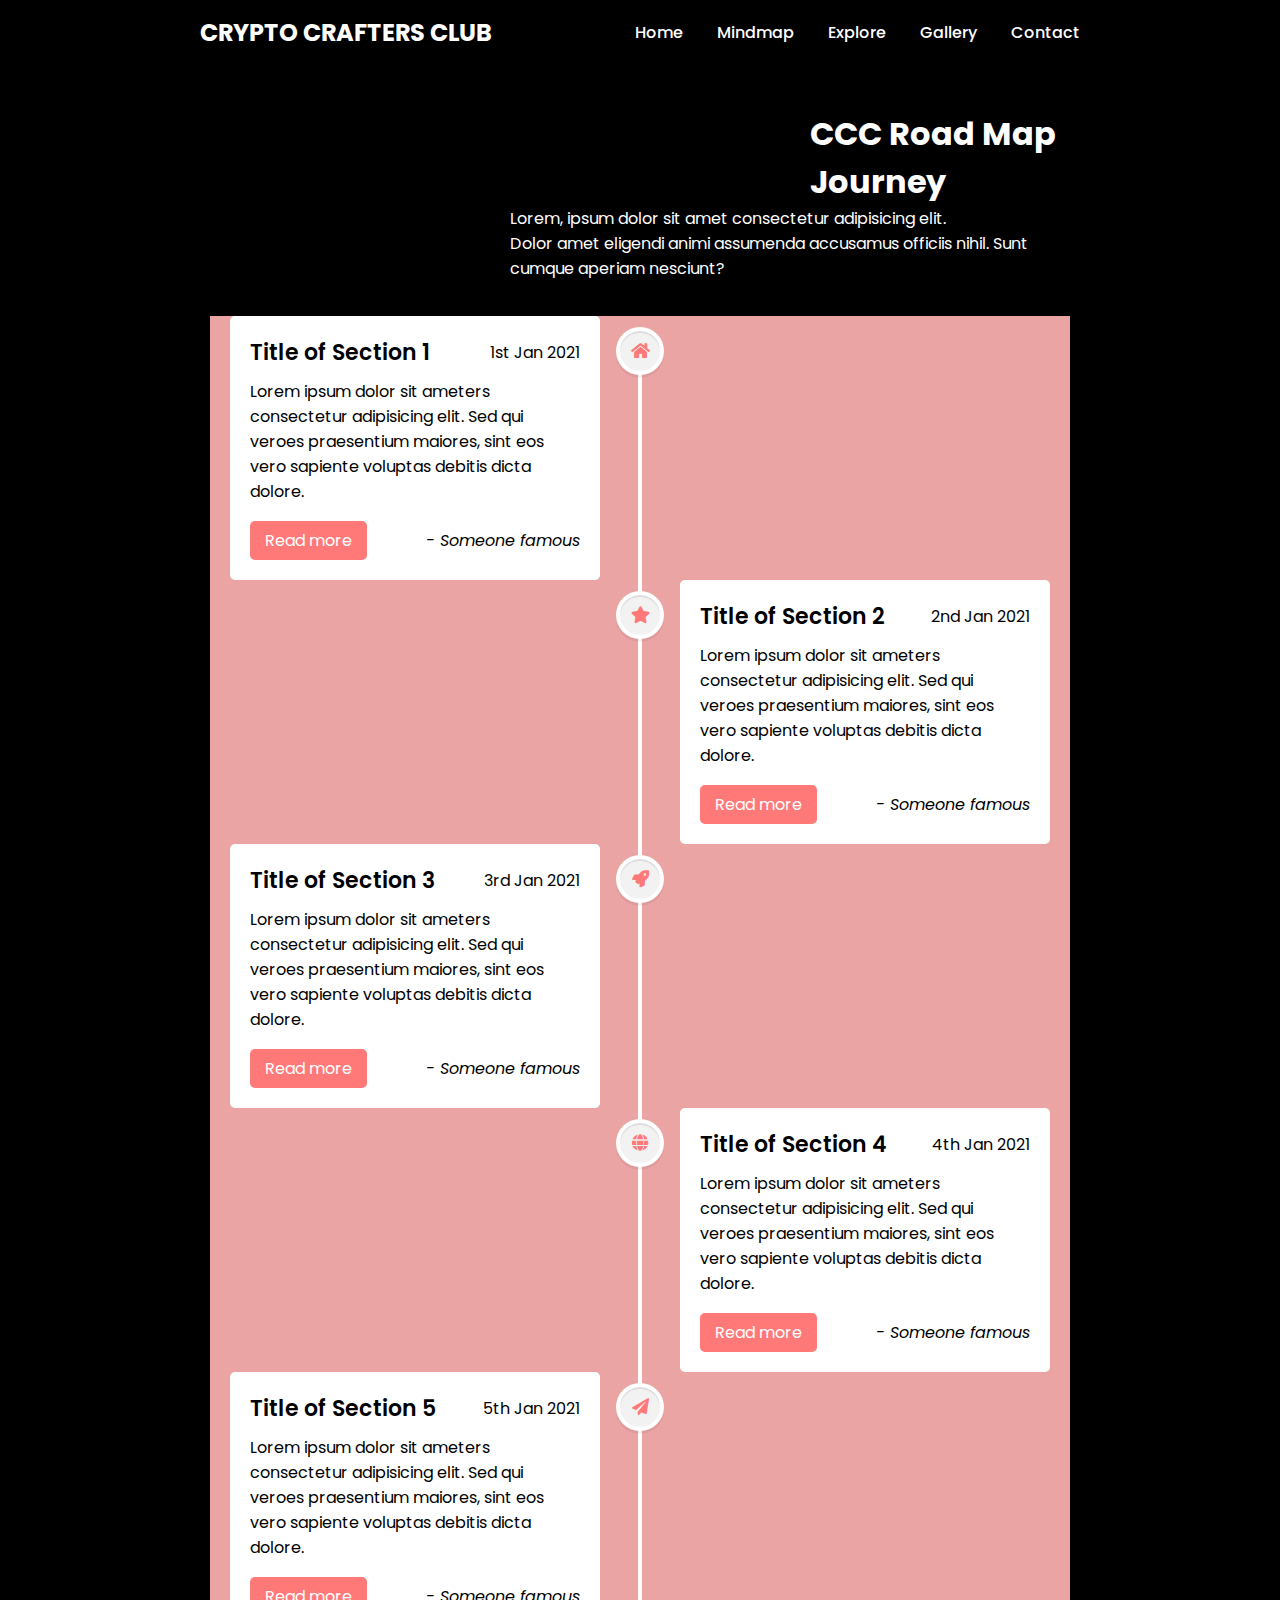
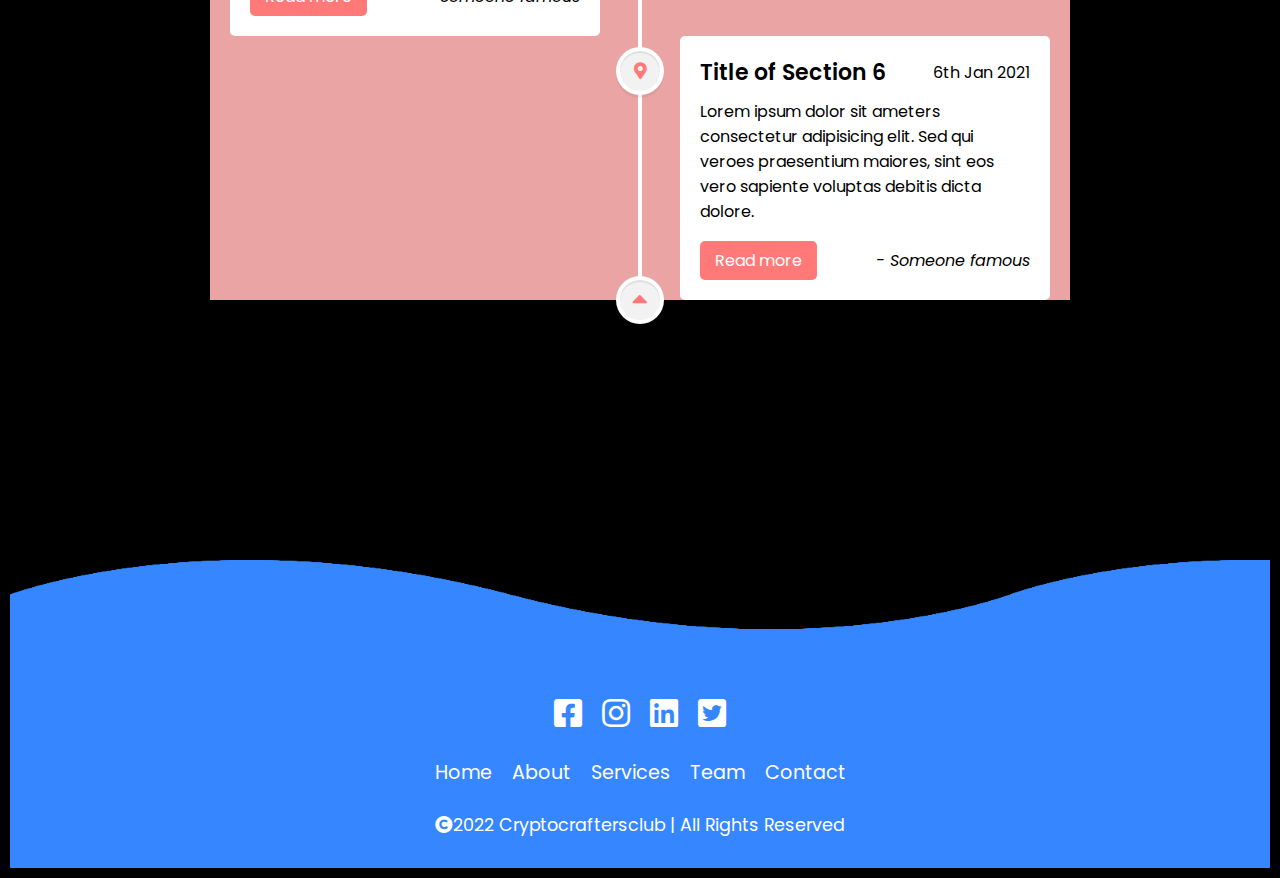
<file: mindmap.html>
<!DOCTYPE html>
<html lang="en" dir="ltr">
  <head>
    <link rel="stylesheet" href="style.css">
    <link rel="stylesheet" type="text/css" href="css/lightslider.css">
    <script type="text/javascript" src="js/jquery.js"></script>
    <script type="text/javascript" src="js/lightslider.js"></script>
    <script type="text/javascript" src="js/script.js"></script>
    <link rel="text/html" href="mindmap.html">
    <meta charset="utf-8">
    <meta name="viewport" content="width=device-width, initial-scale=1.0">
    <title> CCC</title>
   
    <link rel="stylesheet" href="https://cdnjs.cloudflare.com/ajax/libs/font-awesome/5.14.0/css/all.min.css">
  </head>
  <body class="colorchanger">

    <header>
      <a href="#" class="brand">CRYPTO CRAFTERS CLUB</a>
      <div class="menu-btn"></div>
      <div class="navigation">
        <div class="navigation-items">
          <a href="index.html">Home</a>
          <a href="mindmap.html">Mindmap</a>
          <a href="#">Explore</a>
          <a href="gallery.html">Gallery</a>
          <a href="#footter">Contact</a>
        </div>
      </div>
    </header>
          <section>
          <div class="nav-11">
              <h1>CCC Road Map Journey</h1>
              <p>Lorem, ipsum dolor sit amet consectetur adipisicing elit. 
               <br>Dolor amet eligendi animi assumenda accusamus officiis nihil. Sunt cumque aperiam nesciunt?
              </p>
            </div>
          <div class="wrapper">
            <div class="center-line">
              <a href="#" class="scroll-icon"><i class="fas fa-caret-up"></i></a>
            </div>
            <div class="row row-1">
              <section>
                <i class="icon fas fa-home"></i>
                <div class="details">
                  <span class="title">Title of Section 1</span>
                  <span>1st Jan 2021</span>
                </div>
                <p>Lorem ipsum dolor sit ameters consectetur adipisicing elit. Sed qui veroes praesentium maiores, sint eos vero sapiente voluptas debitis dicta dolore.</p>
                <div class="bottom">
                  <a href="#">Read more</a>
                  <i>- Someone famous</i>
                </div>
              </section>
            </div>
            <div class="row row-2">
              <section>
                <i class="icon fas fa-star"></i>
                <div class="details">
                  <span class="title">Title of Section 2</span>
                  <span>2nd Jan 2021</span>
                </div>
                <p>Lorem ipsum dolor sit ameters consectetur adipisicing elit. Sed qui veroes praesentium maiores, sint eos vero sapiente voluptas debitis dicta dolore.</p>
                <div class="bottom">
                  <a href="#">Read more</a>
                  <i>- Someone famous</i>
                </div>
              </section>
            </div>
            <div class="row row-1">
              <section>
                <i class="icon fas fa-rocket"></i>
                <div class="details">
                  <span class="title">Title of Section 3</span>
                  <span>3rd Jan 2021</span>
                </div>
                <p>Lorem ipsum dolor sit ameters consectetur adipisicing elit. Sed qui veroes praesentium maiores, sint eos vero sapiente voluptas debitis dicta dolore.</p>
                <div class="bottom">
                  <a href="#">Read more</a>
                  <i>- Someone famous</i>
                </div>
              </section>
            </div>
            <div class="row row-2">
              <section>
                <i class="icon fas fa-globe"></i>
                <div class="details">
                  <span class="title">Title of Section 4</span>
                  <span>4th Jan 2021</span>
                </div>
                <p>Lorem ipsum dolor sit ameters consectetur adipisicing elit. Sed qui veroes praesentium maiores, sint eos vero sapiente voluptas debitis dicta dolore.</p>
                <div class="bottom">
                  <a href="#">Read more</a>
                  <i>- Someone famous</i>
                </div>
              </section>
            </div>
            <div class="row row-1">
              <section>
                <i class="icon fas fa-paper-plane"></i>
                <div class="details">
                  <span class="title">Title of Section 5</span>
                  <span>5th Jan 2021</span>
                </div>
                <p>Lorem ipsum dolor sit ameters consectetur adipisicing elit. Sed qui veroes praesentium maiores, sint eos vero sapiente voluptas debitis dicta dolore.</p>
                <div class="bottom">
                  <a href="#">Read more</a>
                  <i>- Someone famous</i>
                </div>
              </section>
            </div>
            <div class="row row-2">
              <section>
                <i class="icon fas fa-map-marker-alt"></i>
                <div class="details">
                  <span class="title">Title of Section 6</span>
                  <span>6th Jan 2021</span>
                </div>
                <p>Lorem ipsum dolor sit ameters consectetur adipisicing elit. Sed qui veroes praesentium maiores, sint eos vero sapiente voluptas debitis dicta dolore.</p>
                <div class="bottom">
                  <a href="#">Read more</a>
                  <i>- Someone famous</i>
                </div>
              </section>
            </div>
          </div>

          </section>
          

  

<a name="footter"></a>
  <footer class="foter">
    <div class="wave" id="wave1"></div>
    <div class="wave" id="wave2"></div>
    <div class="wave" id="wave3"></div>
    <div class="wave" id="wave4"></div>
    <ul class="social-icons">
        <li><a href="#"><i class="fab fa-facebook-square"></i></a></li>
        <li><a href="#"><i class="fab fa-instagram"></i></a></li>
        <li><a href="#"><i class="fab fa-linkedin"></i></a></li>
        <li><a href="#"><i class="fab fa-twitter-square"></i></a></li>
    </ul>
    <ul class="menu">
        <li><a href="#">Home</a></li>
        <li><a href="#">About</a></li>
        <li><a href="#">Services</a></li>
        <li><a href="#">Team</a></li>
        <li><a href="#">Contact</a></li>
    </ul>
    <div class="copyright">
        <p><i class="fa fa-copyright fa-1"></i>2022 Cryptocraftersclub  |  All Rights Reserved</i></p>
    </div>
    
  </footer>

    <script type="text/javascript">
    //Javacript for responsive navigation menu
    const menuBtn = document.querySelector(".menu-btn");
    const navigation = document.querySelector(".navigation");

    menuBtn.addEventListener("click", () => {
      menuBtn.classList.toggle("active");
      navigation.classList.toggle("active");
    });

   
    </script>

  </body>
</html>
</file>
<file: style.css>
@import url('https://fonts.googleapis.com/css2?family=Poppins:wght@200;300;400;500;600;700;800;900&display=swap');

*{
  margin: 0;
  padding: 0;
  box-sizing: border-box;
  font-family: "Poppins", sans-serif;
}

header{
  z-index: 999;
  position: absolute;
  top: 0;
  left: 0;
  width: 100%;
  display: flex;
  justify-content: space-between;
  align-items: center;
  padding: 15px 200px;
  transition: 0.5s ease;
}

header .brand{
  color: #fff;
  font-size: 1.5em;
  font-weight: 700;
  text-transform: uppercase;
  text-decoration: none;
}

header .navigation{
  position: relative;
}

header .navigation .navigation-items a{
  position: relative;
  color: #fff;
  font-size: 1em;
  font-weight: 500;
  text-decoration: none;
  margin-left: 30px;
  transition: 0.3s ease;
  z-index: 0;
}

header .navigation .navigation-items a:before{
  content: '';
  position: absolute;
  background: #fff;
  width: 0;
  height: 3px;
  bottom: 0;
  left: 0;
  transition: 0.3s ease;
}

header .navigation .navigation-items a:hover:before{
  width: 100%;
}

section{
  padding: 100px 200px;
}/*
.slider{
  padding: 100px 90px;
}*/

.home{
  position: relative;
  width: 100%;
  min-height: 100vh;
  display: flex;
  justify-content: center;
  flex-direction: column;
  background: #2696E9;
}

.home:before{
  z-index: 777;
  content: '';
  position: absolute;
  background: rgba(3, 96, 251, 0.3);
  width: 100%;
  height: 100%;
  top: 0;
  left: 0;
}

.home .content{
  z-index: 888;
  color: #fff;
  width: 70%;
  margin-top: 50px;
  display: none;
}

.home .content.active{
  display: block;
}

.home .content h1{
  font-size: 4em;
  font-weight: 900;
  text-transform: uppercase;
  letter-spacing: 5px;
  line-height: 75px;
  margin-bottom: 40px;
}

.home .content h1 span{
  font-size: 1.2em;
  font-weight: 600;
}

.home .content p{
  margin-bottom: 30px;
}

.home .content a{
  background: #fff;
  padding: 10px 25px;
  color: #1680AC;
  font-size: 1.1em;
  font-weight: 500;
  text-decoration: none;
  border-radius: 2px;
}

.home .media-icons{
  z-index: 888;
  position: absolute;
  right: 30px;
  display: flex;
  flex-direction: column;
  transition: 0.5s ease;
}
.home .content a:hover{
  border: 1px solid #000000;
  background: #ce7e75;
  transition: 1s;
  color: #000000;
  border-radius: 250px;
}
.home .media-icons a{
  color: #fff;
  font-size: 1.6em;
  transition: 0.3s ease;
}

.home .media-icons a:not(:last-child){
  margin-bottom: 20px;
}

.home .media-icons a:hover{
  transform: scale(1.3);
}

.home video{
  z-index: 000;
  position: absolute;
  top: 0;
  left: 0;
  width: 100%;
  height: 100%;
  object-fit: cover;
}
.navgallery h1{
  margin-left: 50%;
}

@media (max-width: 1040px){
  header{
    padding: 12px 20px;
  }

  section{
    padding: 100px 20px;
  }

  .home .media-icons{
    right: 15px;
  }

  header .navigation{
    display: none;
  }

  header .navigation.active{
    position: fixed;
    width: 100%;
    height: 100vh;
    top: 0;
    left: 0;
    display: flex;
    justify-content: center;
    align-items: center;
    background: rgba(1, 1, 1, 0.5);
  }

  header .navigation .navigation-items a{
    color: #222;
    font-size: 1.2em;
    margin: 20px;
  }

  header .navigation .navigation-items a:before{
    background: #222;
    height: 5px;
  }

  header .navigation.active .navigation-items{
    background: #fff;
    width: 600px;
    max-width: 600px;
    margin: 20px;
    padding: 40px;
    display: flex;
    flex-direction: column;
    align-items: center;
    border-radius: 5px;
    box-shadow: 0 5px 25px rgb(1 1 1 / 20%);
  }

  .menu-btn{
    background: url(menu.png)no-repeat;
    background-size: 30px;
    background-position: center;
    width: 40px;
    height: 40px;
    cursor: pointer;
    transition: 0.3s ease;
  }

  .menu-btn.active{
    z-index: 999;
    background: url(close.png)no-repeat;
    background-size: 25px;
    background-position: center;
    transition: 0.3s ease;
  }
  .foter{
    max-width: fit-content;
  }
  footer .social-icons,
  .menu{
    left: 2px;
    font-size: 13px;
  }
  .copyright{
    font-size: 10px;
    margin-right: 7px;    
  }

}

@media (max-width: 560px){
  .home .content h1{
    font-size: 3em;
    line-height: 60px;
  }
  section .nav-11 h1{
    color: #fff;
    margin-left: 30px;
    font-size: 20px;
    padding-top: 50px;
  }
  section .nav-11 p{
    color: #fff;
    margin-left: 10px;
    font-size: 10px;
    padding-bottom: 20px;
  }
}
.box{
  width: 200px;
  box-shadow: 2px 2px 30px rgba(0, 0, 0, 0.3);
  border-radius: 10px;
  overflow: hidden;
  margin: 20px;
}
.slide-img{
  height: 450px;
  position: relative;
}
.slide-img img{
  width: 100%;
  height: 100%;
  object-fit: cover;
  box-sizing: border-box;
}
.detail-box{
  width: 100%;
  display: flex;
  justify-content: space-between;
  align-items: center;
  padding: 10px 20px;
  box-sizing: border-box;
  font-family: calibri;
}
.type{
  display: flex;
  flex-direction: column;
}
.type a{
  color: #222222;
  margin: 5px 0px;
  font-weight: 700;
  letter-spacing: 0.5px;
  padding-right: 8px;
}
.text span{
  color: rgba(26,26,26,0.5);
}
.price{
  color: #333333;
  font-weight: 600;
  font-size: 1.1rem;
  font-family: poppins;
  letter-spacing: 0.5px;

}
.overlay{
  position: absolute;
  left: 50%;
  top: 50%;
  transform: translate(-50%,-50%);
  width: 100%;
  height: 100%;
  background-color: rgba(92,95,236,0.6);
  display: flex;
  justify-content: center;
  align-items: center;
}
.buy-btn{
  width: 110px;
  height: 35px;
  display: flex;
  justify-content: center;
  align-items: center;
  background-color: #ffffff;
  color: #252525;
  font-weight: 700;
  letter-spacing: 1px;
  font-family: calibri;
  border-radius: 20px;
  box-shadow: 2px 2px 3opx rgba(0,0,0,0.2);

}

.buy-btn:hover{
  color: #ffffff;
  background-color: #f15fa3;
  transition: all ease 0.3s;
}
.overlay{
  visibility: hidden;
}
.slide-img:hover .overlay{
  visibility: visible;
  animation: fade 0.5s;
}

@keyframes fade{
  0%{
      opacity: 0;
  }
  100%{
      opacity: 1;
  }
  
}
.nav-11 h1{
  color: #fff;
  margin-left: 600px;

}
.nav-11 p{
  color: #fff;
  margin-left: 300px;
  padding-bottom: 25px;
}
footer{
  position: relative;
  width: 100%;
  background: #3586ff;
  min-height: 100px;
  padding: 20px 50px;
  display: flex;
  justify-content: center;
  align-items: center;
  flex-direction: column;
  z-index: 0;
}
footer .social-icons,
footer .menu
{
  position: relative;
  display: flex;
  justify-content: center;
  align-items: center;
  margin: 10px 0;
}
footer .social-icons li,
footer .menu li{
  list-style: none;
}
footer .social-icons li a{
  font-size: 2em;
  color: #fff;
  margin: 0 10px;
  display: inline-block;
  transition: 0.5s;
}
footer .social-icons li a:hover{
  transform: translateY(-10px);
}
footer .menu li a{
  font-size: 1.2em;
  color: #fff;
  margin: 0 10px;
  display: inline-block;
  transition: 0.5s;
  text-decoration: none;
  opacity: 0.75s;
}
footer .menu li a:hover{
  opacity: 1;
}
footer p{
  color: #fff;
  text-align: center;
  margin-top: 15px;
  margin-bottom: 10px;
  font-size: 1.1em;
}
footer .wave{
  position: absolute;
  top: -100px;
  left: 0;
  width: 100%;
  height: 100px;
  background: url(images/wave.png);
  background-size: 1000px 100px;
}
footer .wave#wave1{
  z-index: 1000;
  opacity: 1;
  bottom: 0;
  animation: animatewave 4s linear infinite;
}
footer .wave#wave2{
  z-index: 999;
  opacity: 0.5;
  bottom: 10px;
  animation: animatewave_02 4s linear infinite;
}
footer .wave#wave3{
  z-index: 1000;
  opacity: 0.2;
  bottom: 15px;
  animation: animatewave 3s linear infinite;
}
footer .wave#wave4{
  z-index: 999;
  opacity: 0.7;
  bottom: 20px;
  animation: animatewave_02 3s linear infinite;
}
footer{
  margin-top: 250px;
}
@keyframes animatewave{
  0%
  {
      background-position-x:1000px ;
  }
  100%
  {
      background-position-x: 0px  ;
  }
}
@keyframes animatewave_02{
  0%
  {
      background-position-x:0px ;
  }
  100%
  {
      background-position-x: 1000px  ;
  }
}
html{
  scroll-behavior: smooth;
}
.wrapper{
  background: #eba4a4;
}
.colorchanger{
  background: black;
}
::selection{
  color: #fff;
  background: #ff7979;
}
.wrapper{
  max-width: 1080px;
  margin: 10px auto;
  padding: 0 20px;
  position: relative;
}
.wrapper .center-line{
  position: absolute;
  height: 100%;
  width: 4px;
  background: #fff;
  left: 50%;
  top: 20px;
  transform: translateX(-50%);
}
.wrapper .row{
  display: flex;
}
.wrapper .row-1{
  justify-content: flex-start;
}
.wrapper .row-2{
  justify-content: flex-end;
}
.wrapper .row section{
  background: #fff;
  border-radius: 5px;
  width: calc(50% - 40px);
  padding: 20px;
  position: relative;
}
.wrapper .row section::before{
  position: absolute;
  content: "";
  height: 15px;
  width: 15px;
  background: #fff;
  top: 28px;
  z-index: -1;
  transform: rotate(45deg);
}
.row-1 section::before{
  right: -7px;
}
.row-2 section::before{
  left: -7px;
}
.row section .icon,
.center-line .scroll-icon{
  position: absolute;
  background: #f2f2f2;
  height: 40px;
  width: 40px;
  text-align: center;
  line-height: 40px;
  border-radius: 50%;
  color: #ff7979;
  font-size: 17px;
  box-shadow: 0 0 0 4px #fff, inset 0 2px 0 rgba(0,0,0,0.08), 0 3px 0 4px rgba(0,0,0,0.05);
}
.center-line .scroll-icon{
  bottom: 0px;
  left: 50%;
  font-size: 25px;
  transform: translateX(-50%);
}
.row-1 section .icon{
  top: 15px;
  right: -60px;
}
.row-2 section .icon{
  top: 15px;
  left: -60px;
}
.row section .details,
.row section .bottom{
  display: flex;
  align-items: center;
  justify-content: space-between;
}
.row section .details .title{
  font-size: 22px;
  font-weight: 600;
}
.row section p{
  margin: 10px 0 17px 0;
}
.row section .bottom a{
  text-decoration: none;
  background: #ff7979;
  color: #fff;
  padding: 7px 15px;
  border-radius: 5px;
  /* font-size: 17px; */
  font-weight: 400;
  transition: all 0.3s ease;
}
.row section .bottom a:hover{
  transform: scale(0.97);
}
@media(max-width: 790px){
  .wrapper .center-line{
    left: 40px;
  }
  .wrapper .row{
    margin: 30px 0 3px 60px;
  }
  .wrapper .row section{
    width: 100%;
  }
  .row-1 section::before{
    left: -7px;
  }
  .row-1 section .icon{
    left: -60px;
  }
}
@media(max-width: 440px){
  .wrapper .center-line,
  .row section::before,
  .row section .icon{
    display: none;
  }
  .wrapper .row{
    margin: 10px 0;
  }
}
/*----------gallery-----------*/

@import url('https://fonts.googleapis.com/css2?family=Poppins:wght@200;300;400;500;600;700&display=swap');
*{
  margin: 0;
  padding: 0;
  box-sizing: border-box;
  font-family: 'Poppins', sans-serif;
}
.gallerycolorchanger{
  background-color: #000000;
}
::selection{
  color: #fff;
  background: #007bff;
}
body{
  padding: 10px;
}
.wrapperr{
  margin: 100px auto;
  max-width: 1100px;
}
.wrapperr nav{
  display: flex;
  justify-content: center;
}
.wrapperr .items{
  display: flex;
  max-width: 720px;
  width: 100%;
  justify-content: space-between;
}
.items span{
  padding: 7px 25px;
  font-size: 18px;
  font-weight: 500;
  cursor: pointer;
  color: #007bff;
  border-radius: 50px;
  border: 2px solid #007bff;
  transition: all 0.3s ease;
}
.items span.active,
.items span:hover{
  color: #fff;
  background: #007bff;
}

.gallery{
  display: flex;
  flex-wrap: wrap;
  margin-top: 30px;
}
.gallery .image{
  width: calc(100% / 4);
  padding: 7px;
}
.gallery .image span{
  display: flex;
  width: 100%;
  overflow: hidden;
}
.gallery .image img{
  width: 100%;
  vertical-align: middle;
  transition: all 0.3s ease;
}
.gallery .image:hover img{
  transform: scale(1.1);
}
.gallery .image.hide{
  display: none;
}
.gallery .image.show{
  animation: animate 0.4s ease;
}
@keyframes animate {
  0%{
    transform: scale(0.5);
  }
  100%{
    transform: scale(1);
  }
}

.preview-box{
  position: fixed;
  top: 50%;
  left: 50%;
  transform: translate(-50%, -50%) scale(0.9);
  background: #fff;
  max-width: 700px;
  width: 100%;
  z-index: 5;
  opacity: 0;
  pointer-events: none;
  border-radius: 3px;
  padding: 0 5px 5px 5px;
  box-shadow: 0px 0px 15px rgba(0,0,0,0.2);
}
.preview-box.show{
  opacity: 1;
  pointer-events: auto;
  transform: translate(-50%, -50%) scale(1);
  transition: all 0.3s ease;
}
.preview-box .details{
  padding: 13px 15px 13px 10px;
  display: flex;
  align-items: center;
  justify-content: space-between;
}
.details .title{
  display: flex;
  font-size: 18px;
  font-weight: 400;
}
.details .title p{
  font-weight: 500;
  margin-left: 5px;
}
.details .icon{
  color: #007bff;
  font-style: 22px;
  cursor: pointer;
}
.preview-box .image-box{
  width: 100%;
  display: flex;
}
.image-box img{
  width: 100%;
  border-radius: 0 0 3px 3px;
}
.shadow{
  position: fixed;
  left: 0;
  top: 0;
  height: 100%;
  width: 100%;
  z-index: 2;
  display: none;
  background: rgba(0,0,0,0.4);
}
.shadow.show{
  display: block;
}

@media (max-width: 1000px) {
  .gallery .image{
    width: calc(100% / 3);
  }
}
@media (max-width: 800px) {
  .gallery .image{
    width: calc(100% / 2);
  }
}
@media (max-width: 700px) {
  .wrapperr nav .items{
    max-width: 600px;
  }
  nav .items span{
    padding: 7px 15px;
  }
}
@media (max-width: 600px) {
  .wrapperr{
    margin: 30px auto;
  }
  .wrapperr nav .items{
    flex-wrap: wrap;
    justify-content: center;
  }
  nav .items span{
    margin: 5px;
  }
  .gallery .image{
    width: 100%;
  }
}
</file>
<file: css/lightslider.css>
/*! lightslider - v1.1.6 - 2016-10-25
* https://github.com/sachinchoolur/lightslider
* Copyright (c) 2016 Sachin N; Licensed MIT */
/*! lightslider - v1.1.3 - 2015-04-14
* https://github.com/sachinchoolur/lightslider
* Copyright (c) 2015 Sachin N; Licensed MIT */
/** /!!! core css Should not edit !!!/**/ 

.lSSlideOuter {
    overflow: hidden;
    -webkit-touch-callout: none;
    -webkit-user-select: none;
    -khtml-user-select: none;
    -moz-user-select: none;
    -ms-user-select: none;
    user-select: none
}
.lightSlider:before, .lightSlider:after {
    content: " ";
    display: table;
}
.lightSlider {
    overflow: hidden;
    margin: 0;
}
.lSSlideWrapper {
    max-width: 100%;
    overflow: hidden;
    position: relative;
}
.lSSlideWrapper > .lightSlider:after {
    clear: both;
}
.lSSlideWrapper .lSSlide {
    -webkit-transform: translate(0px, 0px);
    -ms-transform: translate(0px, 0px);
    transform: translate(0px, 0px);
    -webkit-transition: all 1s;
    -webkit-transition-property: -webkit-transform,height;
    -moz-transition-property: -moz-transform,height;
    transition-property: transform,height;
    -webkit-transition-duration: inherit !important;
    transition-duration: inherit !important;
    -webkit-transition-timing-function: inherit !important;
    transition-timing-function: inherit !important;
}
.lSSlideWrapper .lSFade {
    position: relative;
}
.lSSlideWrapper .lSFade > * {
    position: absolute !important;
    top: 0;
    left: 0;
    z-index: 9;
    margin-right: 0;
    width: 100%;
}
.lSSlideWrapper.usingCss .lSFade > * {
    opacity: 0;
    -webkit-transition-delay: 0s;
    transition-delay: 0s;
    -webkit-transition-duration: inherit !important;
    transition-duration: inherit !important;
    -webkit-transition-property: opacity;
    transition-property: opacity;
    -webkit-transition-timing-function: inherit !important;
    transition-timing-function: inherit !important;
}
.lSSlideWrapper .lSFade > *.active {
    z-index: 10;
}
.lSSlideWrapper.usingCss .lSFade > *.active {
    opacity: 1;
}
/** /!!! End of core css Should not edit !!!/**/

/* Pager */
.lSSlideOuter .lSPager.lSpg {
    margin: 10px 0 0;
    padding: 0;
    text-align: center;
}
.lSSlideOuter .lSPager.lSpg > li {
    cursor: pointer;
    display: inline-block;
    padding: 0 5px;
}
.lSSlideOuter .lSPager.lSpg > li a {
    background-color: #222222;
    border-radius: 30px;
    display: inline-block;
    height: 8px;
    overflow: hidden;
    text-indent: -999em;
    width: 8px;
    position: relative;
    z-index: 99;
    -webkit-transition: all 0.5s linear 0s;
    transition: all 0.5s linear 0s;
}
.lSSlideOuter .lSPager.lSpg > li:hover a, .lSSlideOuter .lSPager.lSpg > li.active a {
    background-color: #428bca;
}
.lSSlideOuter .media {
    opacity: 0.8;
}
.lSSlideOuter .media.active {
    opacity: 1;
}
/* End of pager */

/** Gallery */
.lSSlideOuter .lSPager.lSGallery {
    list-style: none outside none;
    padding-left: 0;
    margin: 0;
    overflow: hidden;
    transform: translate3d(0px, 0px, 0px);
    -moz-transform: translate3d(0px, 0px, 0px);
    -ms-transform: translate3d(0px, 0px, 0px);
    -webkit-transform: translate3d(0px, 0px, 0px);
    -o-transform: translate3d(0px, 0px, 0px);
    -webkit-transition-property: -webkit-transform;
    -moz-transition-property: -moz-transform;
    -webkit-touch-callout: none;
    -webkit-user-select: none;
    -khtml-user-select: none;
    -moz-user-select: none;
    -ms-user-select: none;
    user-select: none;
}
.lSSlideOuter .lSPager.lSGallery li {
    overflow: hidden;
    -webkit-transition: border-radius 0.12s linear 0s 0.35s linear 0s;
    transition: border-radius 0.12s linear 0s 0.35s linear 0s;
}
.lSSlideOuter .lSPager.lSGallery li.active, .lSSlideOuter .lSPager.lSGallery li:hover {
    border-radius: 5px;
}
.lSSlideOuter .lSPager.lSGallery img {
    display: block;
    height: auto;
    max-width: 100%;
}
.lSSlideOuter .lSPager.lSGallery:before, .lSSlideOuter .lSPager.lSGallery:after {
    content: " ";
    display: table;
}
.lSSlideOuter .lSPager.lSGallery:after {
    clear: both;
}
/* End of Gallery*/

/* slider actions */
.lSAction > a {
    width: 32px;
    display: block;
    top: 50%;
    height: 32px;
    background-image: url('../img/controls.png');
    cursor: pointer;
    position: absolute;
    z-index: 99;
    margin-top: -16px;
    opacity: 0.5;
    -webkit-transition: opacity 0.35s linear 0s;
    transition: opacity 0.35s linear 0s;
}
.lSAction > a:hover {
    opacity: 1;
}
.lSAction > .lSPrev {
    background-position: 0 0;
    left: 10px;
}
.lSAction > .lSNext {
    background-position: -32px 0;
    right: 10px;
}
.lSAction > a.disabled {
    pointer-events: none;
}
.cS-hidden {
    height: 1px;
    opacity: 0;
    filter: alpha(opacity=0);
    overflow: hidden;
}


/* vertical */
.lSSlideOuter.vertical {
    position: relative;
}
.lSSlideOuter.vertical.noPager {
    padding-right: 0px !important;
}
.lSSlideOuter.vertical .lSGallery {
    position: absolute !important;
    right: 0;
    top: 0;
}
.lSSlideOuter.vertical .lightSlider > * {
    width: 100% !important;
    max-width: none !important;
}

/* vertical controlls */
.lSSlideOuter.vertical .lSAction > a {
    left: 50%;
    margin-left: -14px;
    margin-top: 0;
}
.lSSlideOuter.vertical .lSAction > .lSNext {
    background-position: 31px -31px;
    bottom: 10px;
    top: auto;
}
.lSSlideOuter.vertical .lSAction > .lSPrev {
    background-position: 0 -31px;
    bottom: auto;
    top: 10px;
}
/* vertical */


/* Rtl */
.lSSlideOuter.lSrtl {
    direction: rtl;
}
.lSSlideOuter .lightSlider, .lSSlideOuter .lSPager {
    padding-left: 0;
    list-style: none outside none;
}
.lSSlideOuter.lSrtl .lightSlider, .lSSlideOuter.lSrtl .lSPager {
    padding-right: 0;
}
.lSSlideOuter .lightSlider > *,  .lSSlideOuter .lSGallery li {
    float: left;
}
.lSSlideOuter.lSrtl .lightSlider > *,  .lSSlideOuter.lSrtl .lSGallery li {
    float: right !important;
}
/* Rtl */

@-webkit-keyframes rightEnd {
    0% {
        left: 0;
    }

    50% {
        left: -15px;
    }

    100% {
        left: 0;
    }
}
@keyframes rightEnd {
    0% {
        left: 0;
    }

    50% {
        left: -15px;
    }

    100% {
        left: 0;
    }
}
@-webkit-keyframes topEnd {
    0% {
        top: 0;
    }

    50% {
        top: -15px;
    }

    100% {
        top: 0;
    }
}
@keyframes topEnd {
    0% {
        top: 0;
    }

    50% {
        top: -15px;
    }

    100% {
        top: 0;
    }
}
@-webkit-keyframes leftEnd {
    0% {
        left: 0;
    }

    50% {
        left: 15px;
    }

    100% {
        left: 0;
    }
}
@keyframes leftEnd {
    0% {
        left: 0;
    }

    50% {
        left: 15px;
    }

    100% {
        left: 0;
    }
}
@-webkit-keyframes bottomEnd {
    0% {
        bottom: 0;
    }

    50% {
        bottom: -15px;
    }

    100% {
        bottom: 0;
    }
}
@keyframes bottomEnd {
    0% {
        bottom: 0;
    }

    50% {
        bottom: -15px;
    }

    100% {
        bottom: 0;
    }
}
.lSSlideOuter .rightEnd {
    -webkit-animation: rightEnd 0.3s;
    animation: rightEnd 0.3s;
    position: relative;
}
.lSSlideOuter .leftEnd {
    -webkit-animation: leftEnd 0.3s;
    animation: leftEnd 0.3s;
    position: relative;
}
.lSSlideOuter.vertical .rightEnd {
    -webkit-animation: topEnd 0.3s;
    animation: topEnd 0.3s;
    position: relative;
}
.lSSlideOuter.vertical .leftEnd {
    -webkit-animation: bottomEnd 0.3s;
    animation: bottomEnd 0.3s;
    position: relative;
}
.lSSlideOuter.lSrtl .rightEnd {
    -webkit-animation: leftEnd 0.3s;
    animation: leftEnd 0.3s;
    position: relative;
}
.lSSlideOuter.lSrtl .leftEnd {
    -webkit-animation: rightEnd 0.3s;
    animation: rightEnd 0.3s;
    position: relative;
}
/*/  GRab cursor */
.lightSlider.lsGrab > * {
  cursor: -webkit-grab;
  cursor: -moz-grab;
  cursor: -o-grab;
  cursor: -ms-grab;
  cursor: grab;
}
.lightSlider.lsGrabbing > * {
  cursor: move;
  cursor: -webkit-grabbing;
  cursor: -moz-grabbing;
  cursor: -o-grabbing;
  cursor: -ms-grabbing;
  cursor: grabbing;
}
</file>
